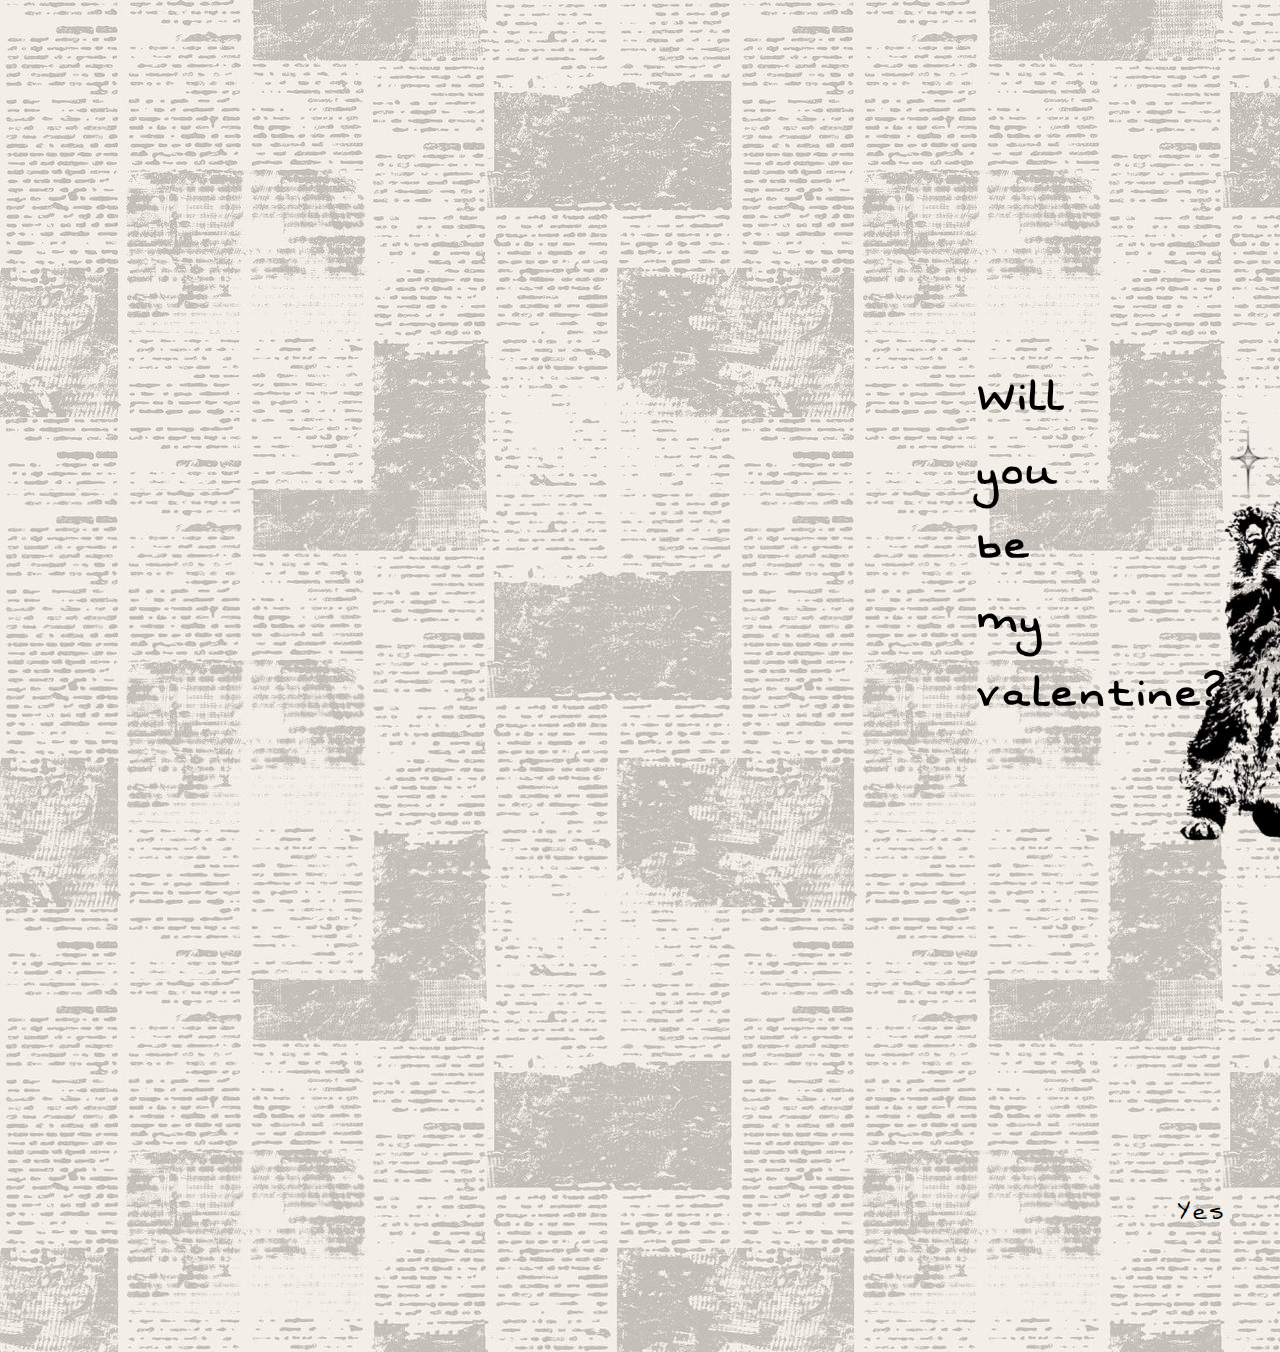
<file: index.html>
<!DOCTYPE html>
<html lang="en">
<head>
    <meta charset="UTF-8">
    <meta name="viewport" content="width=device-width, initial-scale=1.0">
    <meta name="viewport" content="width=device-width, initial-scale=1">
    <title>Valentinka</title>
    <link rel="preconnect" href="https://fonts.googleapis.com">
<link rel="preconnect" href="https://fonts.gstatic.com" crossorigin>
<link href="https://fonts.googleapis.com/css2?family=Swanky+and+Moo+Moo&display=swap" rel="stylesheet">
<link rel="Icon" type="webp" href="./img/heart.webp">
<link rel="stylesheet" href="./style.css">
</head>
<body class="body">
    <main>
    <div class="background container">
        <h2 class="title">Will you be my valentine?</h2>
        <img src="./img/cutecat-removebg.png" alt="cat" class="cat" >
        <ul class="list">
            <li class="list-item1"><a href="./happy.html" type="button" class="button">Yes</a></li>
            <li class="list-item2"><a href="./scary.html" class="button">No</a></li>
        </ul>
    </div>
    </main>
</body>
</html>
</file>
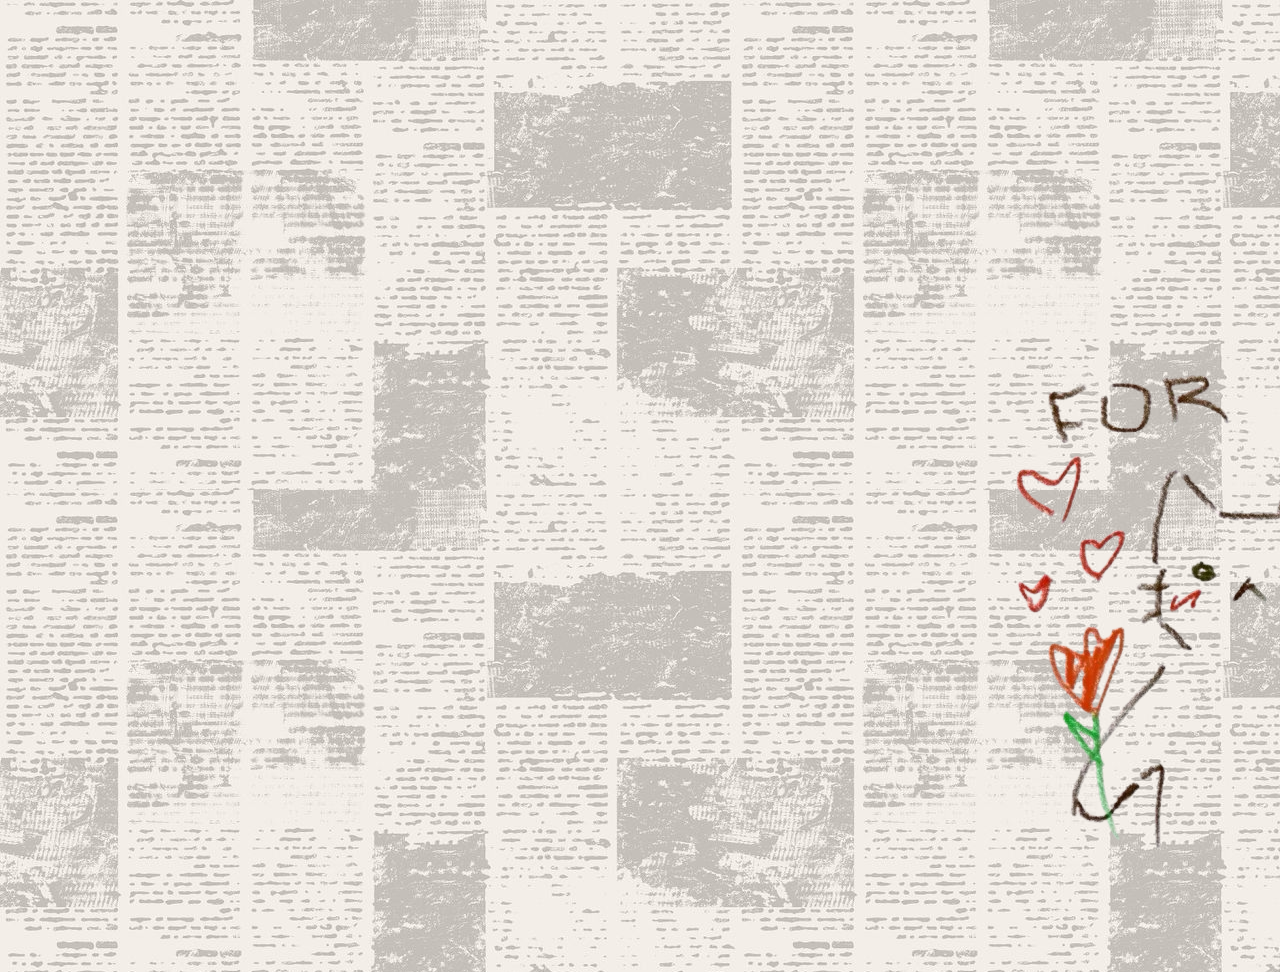
<file: happy.html>
<!DOCTYPE html>
<html lang="en">
<head>
    <meta charset="UTF-8">
    <meta name="viewport" content="width=device-width, initial-scale=1.0">
    <meta name="viewport" content="width=device-width, initial-scale=1">
    <title>Thank You</title>
    <link rel="preconnect" href="https://fonts.googleapis.com">
<link rel="preconnect" href="https://fonts.gstatic.com" crossorigin>
<link href="https://fonts.googleapis.com/css2?family=Swanky+and+Moo+Moo&display=swap" rel="stylesheet">
<link rel="Icon" type="webp" href="./img/heart.webp">
<link rel="stylesheet" href="./style.css">
</head>
<body class="body">
    <main>
    <div class="background container">
        
        <img src="./img/happy-cat.png" alt="cat-happy" class="cat-happy" >
        
    </div>
    </main>
</body>
</html>
</file>
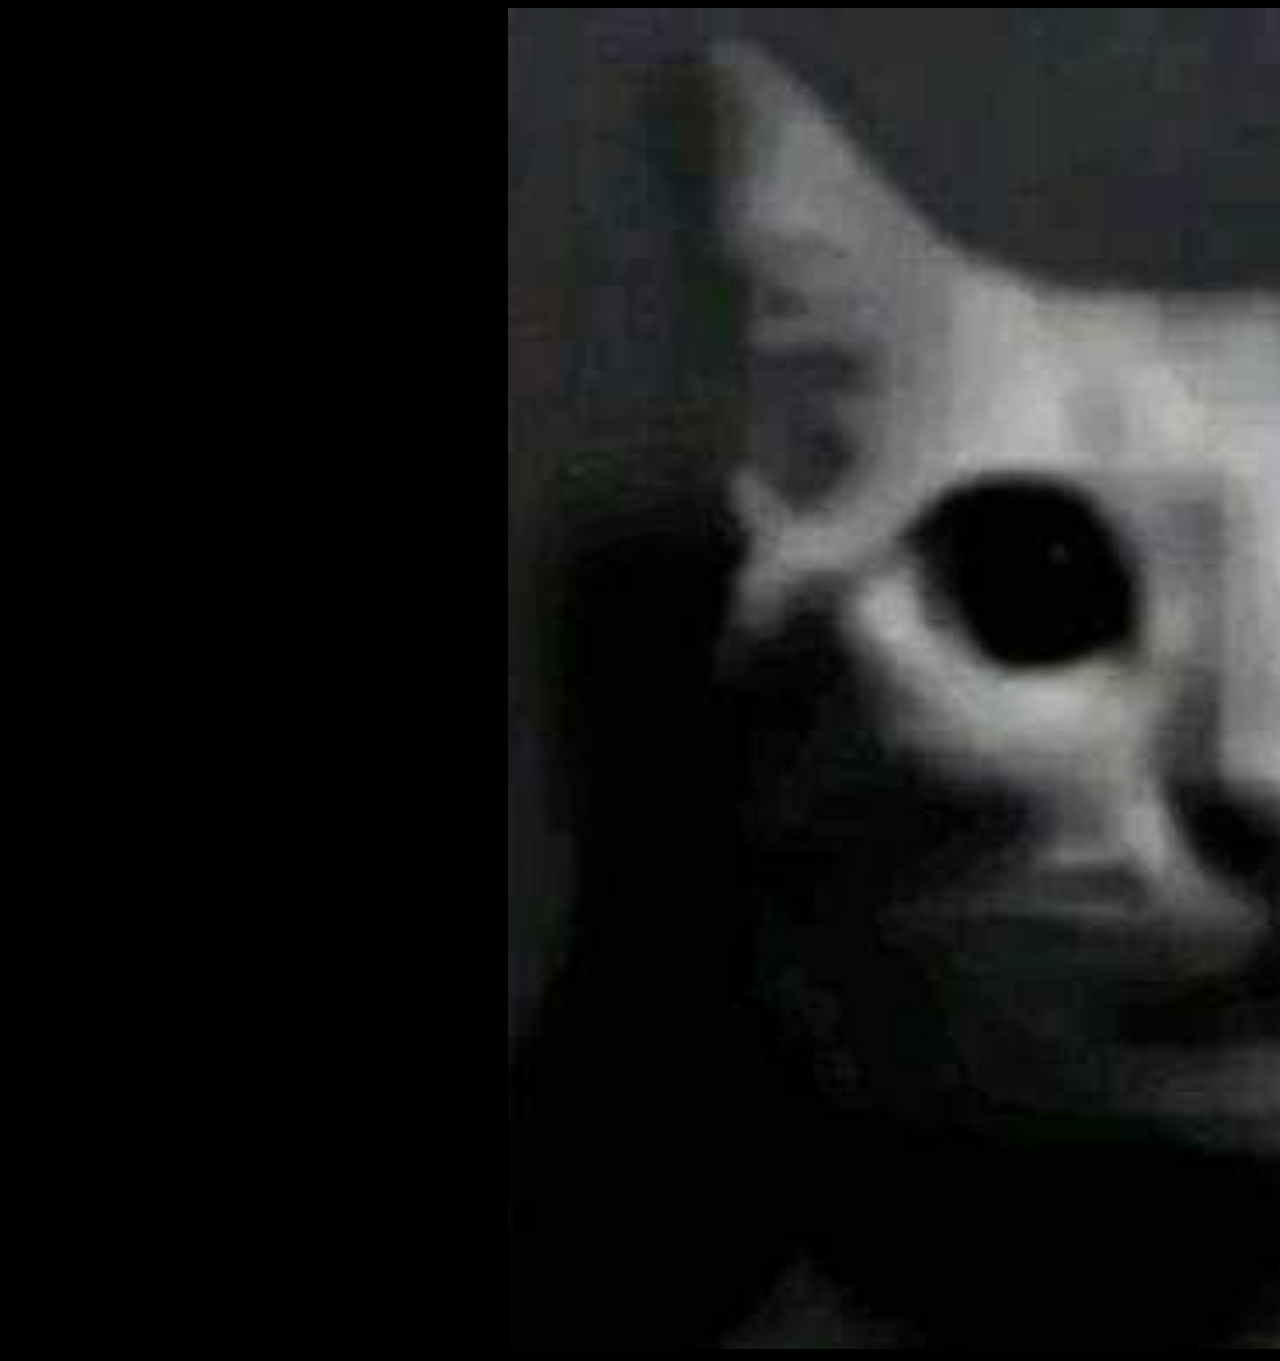
<file: scary.html>
<!DOCTYPE html>
<html lang="en">
<head>
    <meta charset="UTF-8">
    <meta name="viewport" content="width=device-width, initial-scale=1.0">
    <meta name="viewport" content="width=device-width, initial-scale=1">
    <title>WHY</title>
    <link rel="Icon" type="jpeg" href="./img/scary-cat.jpeg">
    <link rel="stylesheet" href="./style.css">
</head>
<body class="scary-body container">
    <audio id="bgMusic" autoplay loop>
        <source src="./music/granny.mp3" type="audio/mpeg">
      </audio>
    <img class="scary-cat" src="./img/scary-cat.jpeg" alt="scary-cat" width="1550">
</body>
</html>
</file>
<file: style.css>
:root{
    --pink: #FF99FF;
    --red: #FF6666;
    --black: #000;
}



@media (max-width: 768px) {

    .background {
        background-size: contain;
        background-position: center;
        margin: 50px auto;
        padding: 40px 20px;
        max-width: 90%;
    }

    .title {
        font-size: 32px;
        text-align: center;
        margin: 0 auto;
        letter-spacing: 2px;
    }

    .cat {
        position: relative;
        left: auto;
        top: auto;
        display: block;
        margin: 20px auto;
        max-width: 80%;
        height: auto;
    }

    .list {
        flex-direction: column;
        align-items: center;
        margin: 30px auto;
        padding: 0;
    }

    .list-item1, .list-item2 {
        font-size: 24px;
        text-align: center;
        width: 80%;
        margin: 10px 0;
        padding: 15px;
    }

    .text-happy {
        font-size: 24px;
        text-align: center;
        margin: 20px auto;
    }
}


h1,h2,h3,h4,p,ul,li,input,button,img,a,h4,h5{
    margin: 0;
    padding: 0;
}

.scary-body{
    background-color: #000;
}



.body{
    background: url(./img/background.jpeg);
    
}

a{
    text-decoration: none;
    color: #000;
}

ul{
    list-style: none;
}

.cat-happy{
    margin-left: 400px;
    margin-right: 50px;
    border-radius: 20px;
}

.cat{
    position: absolute;
    left: 1000px;
    top: 380px;
    margin-right: 50px;
    transition: transform 0.4s cubic-bezier(0.075, 0.82, 0.165, 1);
    border-radius: 20px;
}

.scary-cat{
    margin-left: 500px;
}

.background{
    background-image: url(./img/paper.png);
    background-repeat: no-repeat;
    background-size: 1000px;
    background-position: 150px;
    padding-bottom: 100px;
    padding-top: 160px;
    border-radius: 40px;
    margin-top: 200px;
    margin-right: 600px;
    margin-left: 600px;
}

.title{
    font-family: 'Swanky and Moo Moo';
    font-size: 50px;
    letter-spacing: 5px;
    margin-left: 370px;
}

.list{
    display: flex;
    margin-left: 550px;
    margin-top: 450px;

}
.list-item1{
    display: block;
    margin-right: 30px;
    font-family: 'Swanky and Moo Moo';
    letter-spacing: 3px;
    font-size: 30px;
    padding: 10px 20px;
    border-radius: 24px;
    transition: transform 0.4s cubic-bezier(0.075, 0.82, 0.165, 1);
}

.list-item2{
    display: block;
    font-size: 30px;
    font-family: 'Swanky and Moo Moo';
    letter-spacing: 3px;
    padding: 10px 20px;
    border-radius: 24px;
    transition: transform 0.4s cubic-bezier(0.075, 0.82, 0.165, 1);
}

.list-item1:hover{
    transform:  scale(1.2);
    padding: 10px 20px;
}

.list-item2:hover{
    transform:  scale(1.2);
    padding: 10px 20px;
}

.text-happy{
    font-family: 'Swanky and Moo Moo';
    font-size: 30px;
    margin-left: 560px;
    margin-top: 450px;
}
</file>
